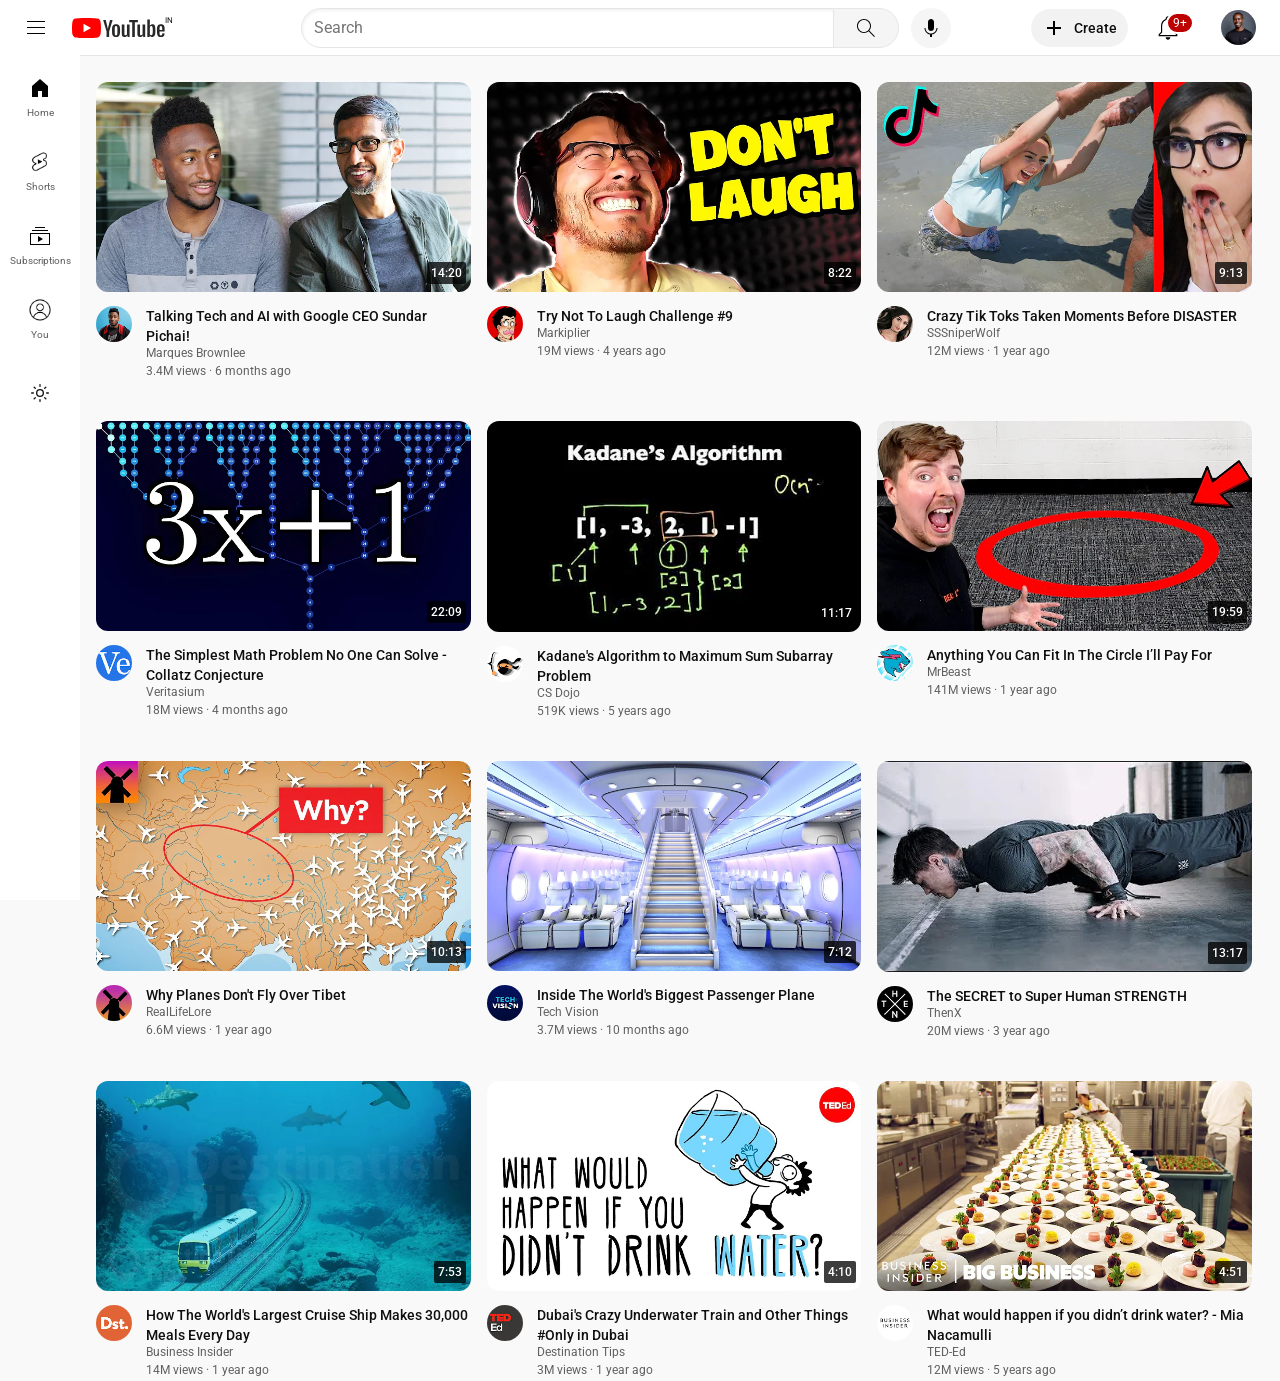
<file: youtube.html>
<!DOCTYPE html>
<html lang="en">

<head>
    <meta charset="UTF-8">
    <meta name="viewport" content="width=device-width, initial-scale=1.0">

    <title>YouTube</title>

    <link rel="preconnect" href="https://fonts.googleapis.com">
    <link rel="preconnect" href="https://fonts.gstatic.com" crossorigin>

    <link rel="icon" href="assets/Icons/youtube-favicon.png" type="image/png">
    <link rel="stylesheet" href="https://fonts.googleapis.com/css2?family=Roboto:wght@400;500;700&display=swap">

    <link rel="stylesheet" href="assets/css/general.css">
    <link rel="stylesheet" href="assets/css/header.css">
    <link rel="stylesheet" href="assets/css/sidebar.css">
    <link rel="stylesheet" href="assets/css/navbar.css">

    <style>
        /* 1. Default color for Light Mode (when data-theme is missing) */
        .yt-text-path {
            fill: #282828;
        }

        /* 2. Dark Mode color: Triggered by your JS adding data-theme="dark" */
        :root[data-theme="dark"] .yt-text-path {
            fill: #ffffff;
        }
    </style>

</head>

<body>

    <div class="header">
        
        <div class="left-section">
            <img class="hamburger-menu" src="assets/Icons/hamburger-menu.svg">
            <svg xmlns="http://www.w3.org/2000/svg" width="93" height="20" viewBox="0 0 93 20">
                <g>
                    <path d="M14.4848 20C14.4848 20 23.5695 20 25.8229 19.4C27.0917 19.06 28.0459 18.08 28.3808 16.87C29 14.65 29 9.98 29 9.98C29 9.98 29 5.34 28.3808 3.14C28.0459 1.9 27.0917 0.94 25.8229 0.61C23.5695 0 14.4848 0 14.4848 0C14.4848 0 5.42037 0 3.17711 0.61C1.9286 0.94 0.954148 1.9 0.59888 3.14C0 5.34 0 9.98 0 9.98C0 9.98 0 14.65 0.59888 16.87C0.954148 18.08 1.9286 19.06 3.17711 19.4C5.42037 20 14.4848 20 14.4848 20Z" fill="#FF0000"></path>
                    <path d="M19 10L11.5 5.75V14.25L19 10Z" fill="white"></path>
                </g>

                <g class="yt-text-path">
                    <path d="M37.1384 18.8999V13.4399L40.6084 2.09994H38.0184L36.6984 7.24994C36.3984 8.42994 36.1284 9.65994 35.9284 10.7999H35.7684C35.6584 9.79994 35.3384 8.48994 35.0184 7.22994L33.7384 2.09994H31.1484L34.5684 13.4399V18.8999H37.1384Z">
                    </path>
                    <path d="M44.1003 6.29994C41.0703 6.29994 40.0303 8.04994 40.0303 11.8199V13.6099C40.0303 16.9899 40.6803 19.1099 44.0403 19.1099C47.3503 19.1099 48.0603 17.0899 48.0603 13.6099V11.8199C48.0603 8.44994 47.3803 6.29994 44.1003 6.29994ZM45.3903 14.7199C45.3903 16.3599 45.1003 17.3899 44.0503 17.3899C43.0203 17.3899 42.7303 16.3499 42.7303 14.7199V10.6799C42.7303 9.27994 42.9303 8.02994 44.0503 8.02994C45.2303 8.02994 45.3903 9.34994 45.3903 10.6799V14.7199Z">
                    </path>
                    <path d="M52.2713 19.0899C53.7313 19.0899 54.6413 18.4799 55.3913 17.3799H55.5013L55.6113 18.8999H57.6012V6.53994H54.9613V16.4699C54.6812 16.9599 54.0312 17.3199 53.4212 17.3199C52.6512 17.3199 52.4113 16.7099 52.4113 15.6899V6.53994H49.7812V15.8099C49.7812 17.8199 50.3613 19.0899 52.2713 19.0899Z">
                    </path>
                    <path d="M62.8261 18.8999V4.14994H65.8661V2.09994H57.1761V4.14994H60.2161V18.8999H62.8261Z"></path>
                    <path d="M67.8728 19.0899C69.3328 19.0899 70.2428 18.4799 70.9928 17.3799H71.1028L71.2128 18.8999H73.2028V6.53994H70.5628V16.4699C70.2828 16.9599 69.6328 17.3199 69.0228 17.3199C68.2528 17.3199 68.0128 16.7099 68.0128 15.6899V6.53994H65.3828V15.8099C65.3828 17.8199 65.9628 19.0899 67.8728 19.0899Z">
                    </path>
                    <path d="M80.6744 6.26994C79.3944 6.26994 78.4744 6.82994 77.8644 7.73994H77.7344C77.8144 6.53994 77.8744 5.51994 77.8744 4.70994V1.43994H75.3244L75.3144 12.1799L75.3244 18.8999H77.5444L77.7344 17.6999H77.8044C78.3944 18.5099 79.3044 19.0199 80.5144 19.0199C82.5244 19.0199 83.3844 17.2899 83.3844 13.6099V11.6999C83.3844 8.25994 82.9944 6.26994 80.6744 6.26994ZM80.7644 13.6099C80.7644 15.9099 80.4244 17.2799 79.3544 17.2799C78.8544 17.2799 78.1644 17.0399 77.8544 16.5899V9.23994C78.1244 8.53994 78.7244 8.02994 79.3944 8.02994C80.4744 8.02994 80.7644 9.33994 80.7644 11.7299V13.6099Z">
                    </path>
                    <path d="M92.6517 11.4999C92.6517 8.51994 92.3517 6.30994 88.9217 6.30994C85.6917 6.30994 84.9717 8.45994 84.9717 11.6199V13.7899C84.9717 16.8699 85.6317 19.1099 88.8417 19.1099C91.3817 19.1099 92.6917 17.8399 92.5417 15.3799L90.2917 15.2599C90.2617 16.7799 89.9117 17.3999 88.9017 17.3999C87.6317 17.3999 87.5717 16.1899 87.5717 14.3899V13.5499H92.6517V11.4999ZM88.8617 7.96994C90.0817 7.96994 90.1717 9.11994 90.1717 11.0699V12.0799H87.5717V11.0699C87.5717 9.13994 87.6517 7.96994 88.8617 7.96994Z">
                    </path>
                </g>
            </svg>
            <sup class="in">IN</sup>
        </div>
        
        <div class="middle-section">
            <input class="search-box" type="text" placeholder="Search">
            <button class="search-button">
                <img class="search-icon" src="assets/Icons/search.svg">
                <div class="tooltip">Search</div>
            </button>
            <button class="voice-search-button">
                <img class="voice-search-icon" src="assets/Icons/voice-search-icon.svg">
                <div class="tooltip">Search with your voice</div>
            </button>
        </div>

        <div class="right-section">
            <div class="create-button-container">
                <div class="create-button" role="button" tabindex="0" aria-haspopup="true" aria-expanded="false">
                    <img class="create-icon" src="assets/Icons/create.svg">
                    <div class="create-txt">Create</div>
                    <div class="create-button-tooltip">
                        <div class="option">
                            <img class="icon" src="assets/Icons/create/uploadvideo-icon.png">
                            <div class="create-menu-opname">Upload video</div>
                        </div>
                        <div class="option">
                            <img class="icon" src="assets/Icons/create/golive-icon.png">
                            <div class="create-menu-opname">Go live</div>
                        </div>
                        <div class="option">
                            <img class="icon" src="assets/Icons/create/createpost-icon.png">
                            <div class="create-menu-opname">Create post</div>
                        </div>
                    </div>
                </div>
            </div>
            <div class="notifications-icon-container" role="button" tabindex="0" aria-haspopup="true" aria-expanded="false">
                <img class="notifications-icon" src="assets/Icons/notifications.svg">
                <div class="notifications-count">9+</div>
                <div class="tooltip">Notifications</div>
                <div class="notifications-dropdown" role="menu" aria-label="Notifications">
                    <div class="notif-item" style="display:flex;align-items:flex-start;gap:8px;padding:16px 6px;border-radius:6px;">
                        <img src="assets/profile pictures/channel-2.jpeg" alt="channel" style="width:40px;height:40px;border-radius:6px;object-fit:cover;">
                        <div style="flex:1;">
                            <div style="font-weight:600;color:var(--text);">Markiplier uploaded a new video</div>
                            <div style="color:var(--muted);font-size:12px;margin-top:4px;">Try Not To Laugh Challenge #9 — 2h ago</div>
                        </div>
                    </div>
                    <div class="notif-item" style="display:flex;align-items:flex-start;gap:8px;padding:16px 6px;border-radius:6px;">
                        <img src="assets/profile pictures/channel-6.jpeg" alt="channel" style="width:40px;height:40px;border-radius:6px;object-fit:cover;">
                        <div style="flex:1;">
                            <div style="font-weight:600;color:var(--text);">MrBeast commented on your post</div>
                            <div style="color:var(--muted);font-size:12px;margin-top:4px;">Nice video! — 6h ago</div>
                        </div>
                    </div>
                    <div class="notif-item" style="display:flex;align-items:flex-start;gap:8px;padding:16px 6px;border-radius:6px;">
                        <img src="assets/profile pictures/channel-3.jpeg" alt="channel" style="width:40px;height:40px;border-radius:6px;object-fit:cover;">
                        <div style="flex:1;">
                            <div style="font-weight:600;color:var(--text);">SSSniperWolf started a live stream</div>
                            <div style="color:var(--muted);font-size:12px;margin-top:4px;">Live now — 1d ago</div>
                        </div>
                    </div>
                    <div style="text-align:center;margin-top:8px;font-size:13px;color:var(--accent);cursor:pointer;">See all notifications</div>
                </div>
            </div>
            <div class="current-user-profile" role="button" tabindex="0" aria-haspopup="true" aria-expanded="false">
                <img class="current-user-picture" src="assets/profile pictures/profile-image.jpg" alt="Profile picture">
                <div class="user-profile" role="menu">
                    <div>
                        <img class="user-mini-profile" src="assets/profile pictures/profile-image.jpg" alt="Mini profile">
                    </div>
                    <div>
                        <div class="p-name">Anton</div>
                        <div class="p-un">@anton.here</div>
                        <div class="p-txt"><u>View Your Channel</u></div>
                    </div>
                </div>
            </div>
        </div>

    </div>

    <nav class="sidebar">
        <div class="sidebar-link">
            <img class="home" src="assets/Icons/home.svg">
            <div>Home</div>
        </div>

        <div class="sidebar-link">
            <img class="shorts" src="assets/Icons/shorts-icon.png">
            <div>Shorts</div>
        </div>

        <div class="sidebar-link">
            <img class="subscriptions" src="assets/Icons/subscriptions.svg">
            <div>Subscriptions</div>
        </div>

        <div class="sidebar-link">
            <img class="You" src="assets/Icons/user-icon.png">
            <div>You</div>
        </div>

        <div class="sidebar-link">
            <button id="theme-toggle" class="theme-toggle" title="Toggle theme" role="switch" aria-checked="false" aria-label="Toggle color theme">
                <!-- Sun icon (light mode) -->
                <svg class="icon-sun" width="20" height="20" viewBox="0 0 24 24" xmlns="http://www.w3.org/2000/svg" aria-hidden="true" role="img">
                    <g stroke="currentColor" stroke-width="1.6" stroke-linecap="round" stroke-linejoin="round" fill="none">
                        <circle cx="12" cy="12" r="4" />
                        <path d="M12 2v2M12 20v2M4.93 4.93l1.41 1.41M17.66 17.66l1.41 1.41M2 12h2M20 12h2M4.93 19.07l1.41-1.41M17.66 6.34l1.41-1.41" />
                    </g>
                </svg>
                <!-- Moon icon (dark mode) -->
                <svg class="icon-moon" width="20" height="20" viewBox="0 0 24 24" fill="none" xmlns="http://www.w3.org/2000/svg" aria-hidden="true">
                    <path d="M21 12.79A9 9 0 1111.21 3 7 7 0 0021 12.79z" fill="currentColor"/>
                </svg>
            </button>
        </div>
    </nav>

    <div class="video-grid">

        <div class="video-preview">
            <div class="thumbnail-row">
                <img class="thumbnail" src="assets/thumbnails/thumbnail-1.webp">
                <div class="video-time">14:20</div>
            </div>
            <div class="video-info-grid">
                <div class="channel-picture">
                    <img class="profile-picture" src="assets/profile pictures/channel-1.jpeg">
                </div>
                <div class="video-info">
                    <p class="video-title">
                        Talking Tech and AI with Google CEO Sundar Pichai!
                    </p>
                    <p class="video-author">
                        Marques Brownlee
                    </p>
                    <p class="video-stats">
                        3.4M views &#183; 6 months ago
                    </p>
                </div>
            </div>
        </div>

        <div class="video-preview">
            <div class="thumbnail-row">
                <img class="thumbnail" src="assets/thumbnails/thumbnail-2.webp">
                <div class="video-time">8:22</div>
            </div>
            <div class="video-info-grid">
                <div class="channel-picture">
                    <img class="profile-picture" src="assets/profile pictures/channel-2.jpeg">
                </div>
                <div class="video-info">
                    <p class="video-title">
                        Try Not To Laugh Challenge #9
                    <p class="video-author">
                        Markiplier
                    </p>
                    <p class="video-stats">
                        19M views &#183; 4 years ago
                    </p>
                </div>
            </div>
        </div>

        <div class="video-preview">
            <div class="thumbnail-row">
                <img class="thumbnail" src="assets/thumbnails/thumbnail-3.webp">
                <div class="video-time">9:13</div>
            </div>
            <div class="video-info-grid">
                <div class="channel-picture">
                    <img class="profile-picture" src="assets/profile pictures/channel-3.jpeg">
                </div>
                <div class="video-info">
                    <p class="video-title">
                        Crazy Tik Toks Taken Moments Before DISASTER
                    </p>
                    <p class="video-author">
                        SSSniperWolf
                    </p>
                    <p class="video-stats">
                        12M views &#183; 1 year ago
                    </p>
                </div>
            </div>
        </div>

        <div class="video-preview">
            <div class="thumbnail-row">
                <img class="thumbnail" src="assets/thumbnails/thumbnail-4.webp">
                <div class="video-time">22:09</div>
            </div>
            <div class="video-info-grid">
                <div class="channel-picture">
                    <img class="profile-picture" src="assets/profile pictures/channel-4.jpeg">
                </div>
                <div class="video-info">
                    <p class="video-title">
                        The Simplest Math Problem No One Can Solve - Collatz Conjecture
                    <p class="video-author">
                        Veritasium
                    </p>
                    <p class="video-stats">
                        18M views &#183; 4 months ago
                    </p>
                </div>
            </div>
        </div>

        <div class="video-preview">
            <div class="thumbnail-row">
                <img class="thumbnail" src="assets/thumbnails/thumbnail-5.webp">
                <div class="video-time">11:17</div>
            </div>
            <div class="video-info-grid">
                <div class="channel-picture">
                    <img class="profile-picture" src="assets/profile pictures/channel-5.jpeg">
                </div>
                <div class="video-info">
                    <p class="video-title">
                        Kadane's Algorithm to Maximum Sum Subarray Problem
                    <p class="video-author">
                        CS Dojo
                    </p>
                    <p class="video-stats">
                        519K views &#183; 5 years ago </p>
                    </p>
                </div>
            </div>
        </div>

        <div class="video-preview">
            <div class="thumbnail-row">
                <img class="thumbnail" src="assets/thumbnails/thumbnail-6.webp">
                <div class="video-time">19:59</div>
            </div>
            <div class="video-info-grid">
                <div class="channel-picture">
                    <img class="profile-picture" src="assets/profile pictures/channel-6.jpeg">
                </div>
                <div class="video-info">
                    <p class="video-title">
                        Anything You Can Fit In The Circle I’ll Pay For
                    <p class="video-author">
                        MrBeast
                    </p>
                    <p class="video-stats">
                        141M views &#183; 1 year ago
                    </p>
                </div>
            </div>
        </div>

        <div class="video-preview">
            <div class="thumbnail-row">
                <img class="thumbnail" src="assets/thumbnails/thumbnail-7.webp">
                <div class="video-time">10:13</div>
            </div>
            <div class="video-info-grid">
                <div class="channel-picture">
                    <img class="profile-picture" src="assets/profile pictures/channel-7.jpeg">
                </div>
                <div class="video-info">
                    <p class="video-title">
                        Why Planes Don't Fly Over Tibet
                    <p class="video-author">
                        RealLifeLore
                    </p>
                    <p class="video-stats">
                        6.6M views &#183; 1 year ago
                    </p>
                </div>
            </div>
        </div>

        <div class="video-preview">
            <div class="thumbnail-row">
                <img class="thumbnail" src="assets/thumbnails/thumbnail-8.webp">
                <div class="video-time">7:12</div>
            </div>
            <div class="video-info-grid">
                <div class="channel-picture">
                    <img class="profile-picture" src="assets/profile pictures/channel-8.jpeg">
                </div>
                <div class="video-info">
                    <p class="video-title">
                        Inside The World's Biggest Passenger Plane
                    </p>
                    <p class="video-author">
                        Tech Vision
                    </p>
                    <p class="video-stats">
                        3.7M views &#183; 10 months ago
                    </p>
                </div>
            </div>
        </div>

        <div class="video-preview">
            <div class="thumbnail-row">
                <img class="thumbnail" src="assets/thumbnails/thumbnail-9.webp">
                <div class="video-time">13:17</div>
            </div>
            <div class="video-info-grid">
                <div class="channel-picture">
                    <img class="profile-picture" src="assets/profile pictures/channel-9.jpeg">
                </div>
                <div class="video-info">
                    <p class="video-title">
                        The SECRET to Super Human STRENGTH
                    <p class="video-author">
                        ThenX
                    </p>
                    <p class="video-stats">
                        20M views &#183; 3 year ago
                    </p>
                </div>
            </div>
        </div>

        <div class="video-preview">
            <div class="thumbnail-row">
                <img class="thumbnail" src="assets/thumbnails/thumbnail-11.webp">
                <div class="video-time">7:53</div>
            </div>
            <div class="video-info-grid">
                <div class="channel-picture">
                    <img class="profile-picture" src="assets/profile pictures/channel-11.jpeg">
                </div>
                <div class="video-info">
                    <p class="video-title">
                        How The World's Largest Cruise Ship Makes 30,000 Meals Every Day
                    </p>
                    <p class="video-author">
                        Business Insider
                    </p>
                    <p class="video-stats">
                        14M views &#183; 1 year ago
                    </p>
                </div>
            </div>
        </div>

        <div class="video-preview">
            <div class="thumbnail-row">
                <img class="thumbnail" src="assets/thumbnails/thumbnail-12.webp">
                <div class="video-time">4:10</div>
            </div>
            <div class="video-info-grid">
                <div class="channel-picture">
                    <img class="profile-picture" src="assets/profile pictures/channel-12.jpeg">
                </div>
                <div class="video-info">
                    <p class="video-title">
                        Dubai's Crazy Underwater Train and Other Things #Only in Dubai
                    <p class="video-author">
                        Destination Tips
                    </p>
                    <p class="video-stats">
                        3M views &#183; 1 year ago
                    </p>
                </div>
            </div>
        </div>

        <div class="video-preview">
            <div class="thumbnail-row">
                <img class="thumbnail" src="assets/thumbnails/thumbnail-10.webp">
                <div class="video-time">4:51</div>
            </div>
            <div class="video-info-grid">
                <div class="channel-picture">
                    <img class="profile-picture" src="assets/profile pictures/channel-10.jpeg">
                </div>
                <div class="video-info">
                    <p class="video-title">
                        What would happen if you didn’t drink water? - Mia Nacamulli
                    <p class="video-author">
                        TED-Ed
                    </p>
                    <p class="video-stats">
                        12M views &#183; 5 years ago
                    </p>
                </div>
            </div>
        </div>

    </div>
    <script>
        (function () {
            const toggle = document.getElementById('theme-toggle');
            const root = document.documentElement;
            const stored = localStorage.getItem('site-theme');
            const prefersDark = window.matchMedia && window.matchMedia('(prefers-color-scheme: dark)').matches;
            function applyTheme(theme) {
                if (theme === 'dark') {
                    root.setAttribute('data-theme', 'dark');
                } else {
                    root.removeAttribute('data-theme');
                }
                // update toggle ARIA state and title if toggle exists
                if (toggle) {
                    toggle.setAttribute('aria-checked', theme === 'dark' ? 'true' : 'false');
                    toggle.setAttribute('title', theme === 'dark' ? 'Switch to light theme' : 'Switch to dark theme');
                }
                try { localStorage.setItem('site-theme', theme); } catch (e) { }
            }
            const initial = stored || (prefersDark ? 'dark' : 'light');
            applyTheme(initial);
            if (toggle) {
                toggle.addEventListener('click', function () {
                    const current = root.getAttribute('data-theme') === 'dark' ? 'dark' : 'light';
                    applyTheme(current === 'dark' ? 'light' : 'dark');
                });
            }

            // Create button: click to open/close the create menu. Close on outside click or Escape.
            (function(){
                const createBtn = document.querySelector('.create-button');
                if(!createBtn) return;
                // ensure accessibility attributes
                createBtn.setAttribute('aria-haspopup','true');
                createBtn.setAttribute('aria-expanded', createBtn.classList.contains('open') ? 'true' : 'false');

                // toggle on click
                createBtn.addEventListener('click', function(ev){
                    ev.stopPropagation();
                    const isOpen = createBtn.classList.toggle('open');
                    createBtn.setAttribute('aria-expanded', isOpen ? 'true' : 'false');
                    // close other open menus when create opens
                    if(isOpen){
                        const notif = document.querySelector('.notifications-icon-container.open');
                        if(notif){ notif.classList.remove('open'); notif.setAttribute('aria-expanded','false'); }
                        const user = document.querySelector('.current-user-profile.open');
                        if(user){ user.classList.remove('open'); user.setAttribute('aria-expanded','false'); }
                    }
                });

                // allow keyboard toggle (Enter / Space)
                createBtn.addEventListener('keydown', function(ev){
                    if(ev.key === 'Enter' || ev.key === ' '){
                        ev.preventDefault();
                        createBtn.click();
                    }
                });

                // click outside closes
                document.addEventListener('click', function(e){
                    if(!createBtn.contains(e.target) && createBtn.classList.contains('open')){
                        createBtn.classList.remove('open');
                        createBtn.setAttribute('aria-expanded','false');
                    }
                });

                // close with Escape
                document.addEventListener('keydown', function(e){
                    if(e.key === 'Escape' && createBtn.classList.contains('open')){
                        createBtn.classList.remove('open');
                        createBtn.setAttribute('aria-expanded','false');
                        createBtn.focus();
                    }
                });
            })();
            // Notifications and User profile toggles
            (function(){
                function closeAllExcept(el){
                    document.querySelectorAll('.create-button.open, .notifications-icon-container.open, .current-user-profile.open').forEach(function(node){
                        if(node !== el){
                            node.classList.remove('open');
                            if(node.matches('.create-button') || node.matches('.current-user-profile') || node.matches('.notifications-icon-container')){
                                node.setAttribute('aria-expanded','false');
                            }
                        }
                    });
                }

                // Notifications
                const notif = document.querySelector('.notifications-icon-container');
                if(notif){
                    notif.addEventListener('click', function(ev){
                        ev.stopPropagation();
                        const isOpen = notif.classList.toggle('open');
                        notif.setAttribute('aria-expanded', isOpen ? 'true' : 'false');
                        if(isOpen) closeAllExcept(notif);
                    });
                    notif.addEventListener('keydown', function(ev){
                        if(ev.key === 'Enter' || ev.key === ' '){ ev.preventDefault(); notif.click(); }
                    });
                }

                // User profile
                const user = document.querySelector('.current-user-profile');
                if(user){
                    user.addEventListener('click', function(ev){
                        ev.stopPropagation();
                        const isOpen = user.classList.toggle('open');
                        user.setAttribute('aria-expanded', isOpen ? 'true' : 'false');
                        if(isOpen) closeAllExcept(user);
                    });
                    user.addEventListener('keydown', function(ev){
                        if(ev.key === 'Enter' || ev.key === ' '){ ev.preventDefault(); user.click(); }
                    });
                }

                // global close on outside click
                document.addEventListener('click', function(e){
                    document.querySelectorAll('.create-button.open, .notifications-icon-container.open, .current-user-profile.open').forEach(function(node){
                        if(!node.contains(e.target)){
                            node.classList.remove('open');
                            node.setAttribute('aria-expanded','false');
                        }
                    });
                });

                // close with escape
                document.addEventListener('keydown', function(e){
                    if(e.key === 'Escape'){
                        document.querySelectorAll('.create-button.open, .notifications-icon-container.open, .current-user-profile.open').forEach(function(node){
                            node.classList.remove('open');
                            node.setAttribute('aria-expanded','false');
                        });
                    }
                });
            })();
        })();
    </script>
</body>

</html>
</file>
<file: assets/css/general.css>
/* =========================================
   1. Theme Variables
========================================= */

:root {
  /* Light Theme (Default) */
  --bg: #f9f9f9;
  --text: #0f0f0f;
  --muted: #606060;

  --header-bg: #ffffff;
  --surface: #ffffff;
  --border: #e6e6e6;
  --hover: #f2f2f2;

  --search-bg: #f5f5f5;
  --search-hover: #ececec;

  --chip-bg: #000000;
  --chip-text: #ffffff;

  --menu-bg: #f2f2f2;
  --accent: #ff0000;
  --nav-bg: #0f1016;

  /* Additional variables */
  --text-muted: var(--muted);
  --text-active: var(--accent);
  --red: var(--accent);
}

[data-theme="dark"] {
  /* Dark Theme */
  --bg: #0f0f10;
  --text: #e6e6e6;
  --muted: #b6b6b6;

  --header-bg: #0f0f10;
  --surface: #141414;
  --border: rgba(255, 255, 255, 0.06);
  --hover: rgba(255, 255, 255, 0.04);

  --search-bg: rgba(255, 255, 255, 0.03);
  --search-hover: rgba(255, 255, 255, 0.06);

  --chip-bg: rgba(255, 255, 255, 0.08);
  --chip-text: #ffffff;

  --menu-bg: #202124;
  --accent: #ff0000;
  --nav-bg: #0f0f10;

  /* Additional variables */
  --text-muted: var(--muted);
  --text-active: var(--accent);
  --red: var(--accent);
}

/* =========================================
   2. Base / Reset
========================================= */

body {
  margin: 0;
  padding-top: 78px;
  padding-left: 92px;
  padding-right: 24px;

  background-color: var(--bg);
  color: var(--text);

  font-family: roboto, arial;
}

p {
  margin: 0;
  font-family: roboto, arial;
}

/* =========================================
   3. Layout (Page Structure)
========================================= */

.video-grid {
  display: grid;
  grid-template-columns: repeat(3, 1fr);
  column-gap: 8px;
  row-gap: 35px;
}

/* =========================================
   4. Video Card Component
========================================= */

.video-preview {
  padding: 4px;
  cursor: pointer;
}

.thumbnail-row {
  position: relative;
  margin-bottom: 10px;
}

.thumbnail {
  width: 100%;
  border-radius: 12px;
}

.video-time {
  position: absolute;
  bottom: 12px;
  right: 5px;

  padding: 4px;
  font-size: 12px;
  font-weight: 500;

  background-color: #000000c2;
  color: var(--chip-text);
  border-radius: 2px;
}

/* --- Video Info Section --- */

.video-info-grid {
  display: grid;
  grid-template-columns: 50px 1fr;
  column-gap: 0;
}

.profile-picture {
  width: 36px;
  border-radius: 50px;
}

.video-title {
  font-size: 14px;
  font-weight: 500;
  line-height: 20px;
}

.video-author,
.video-stats {
  font-size: 12px;
  color: var(--muted);
}

.video-stats {
  margin-top: 4px;
}

/* =========================================
   5. Responsive Grid
========================================= */

@media (max-width: 1200px) {
  .video-grid {
    grid-template-columns: repeat(3, 1fr);
  }
}

@media (max-width: 950px) {
  .video-grid {
    grid-template-columns: repeat(2, 1fr);
  }
}

@media (max-width: 600px) {
  .video-grid {
    grid-template-columns: repeat(1, 1fr);
  }
}

/* Mobile navigation height */
:root {
  --nav-h: 60px;
}

/* Logo text color for light mode */
.yt-text-path {
  fill: #282828;
}

/* Logo text color for dark mode */
:root[data-theme="dark"] .yt-text-path {
  fill: #ffffff;
}



/* content style */
#video-container {
  display: grid;
  grid-template-columns: repeat(auto-fill, minmax(280px, 1fr));
  gap: 16px;
  padding: 20px;
}

.video-card {
  background: var(--card-bg);
  border-radius: 8px;
  padding: 12px;
  overflow: hidden;
  box-shadow: 0 2px 6px rgba(0,0,0,0.1);
  transition: transform 0.2s ease;
}

.video-card:hover {
  
}

.video-card img {
  width: 100%;
  height: auto;
  display: block;
}

.video-card h3 {
  font-size: 16px;
  margin: 8px;
  color: var(--text-color);
}

.video-card p {
  font-size: 12px;
  margin: 0 8px 8px;
  color: var(--secondary-text);
  line-height: 1.4;
}
</file>
<file: assets/css/header.css>
/* =====================================================
   1. HEADER LAYOUT
===================================================== */

.header {
  position: fixed;
  top: 0;
  left: 0;
  right: 0;
  height: 55px;

  display: flex;
  justify-content: space-between;
  align-items: center;

  background-color: var(--header-bg);
  border-bottom: 1px solid var(--border);
  margin-bottom: 20px;
  z-index: 100;
}

/* Sections */
.left-section,
.middle-section,
.right-section {
  display: flex;
  align-items: center;
}

.middle-section {
  flex: 1;
  margin: 0 12px 0 60px;
  max-width: 650px;
}

.right-section {
  min-width: 225px;
  justify-content: space-between;
  margin-right: 24px;
  flex-shrink: 0;
}

/* =====================================================
   2. BASE ICONS & SMALL HELPERS
===================================================== */

.hamburger-menu,
.search-icon,
.voice-search-icon,
.create-icon,
.notifications-icon,
.youtube-apps-icon,
.upload-icon,
.home,
.subscriptions,
.library,
.explore,
.originals,
.youtube-music,
.shorts,
.You {
  transition:
    filter 0.12s ease,
    opacity 0.12s ease;
  filter: none;
  cursor: pointer;
}

.hamburger-menu {
  height: 24px;
  margin: 0 24px;
}
.youtube-logo {
  height: 20px;
  cursor: pointer;
}
.search-icon,
.voice-search-icon {
  height: 24px;
}
.create-icon {
  height: 24px;
}
.notifications-icon {
  height: 28px;
}

.in {
  font-size: 8px;
  margin-top: -15px;
}

/* =====================================================
   3. SEARCH COMPONENT
===================================================== */

.search-box {
  flex: 1;
  height: 36px;
  width: 0;
  padding: 1px 2px 1px 12px;

  font-size: 16px;
  color: var(--text);
  background-color: transparent;

  border: 1px solid var(--border);
  border-radius: 20px 0 0 20px;
  box-shadow: inset 1px 2px 3px rgba(0, 0, 0, 0.05);
  margin-right: -1px;

  outline: none;
}

.search-box::placeholder {
  font-family: roboto, arial;
  font-size: 16px;
}

.search-button,
.voice-search-button {
  height: 40px;
  display: flex;
  align-items: center;
  justify-content: center;
  position: relative;
}

.search-button {
  width: 66px;
  background-color: var(--search-bg);
  border: 1px solid var(--border);
  border-radius: 0 20px 20px 0;
  margin-right: 12px;
}

.voice-search-button {
  width: 40px;
  border-radius: 50%;
  border: none;
  background-color: var(--search-bg);
}

.search-button:hover,
.voice-search-button:hover {
  background-color: var(--search-hover);
}

/* =====================================================
   4. CREATE COMPONENT
===================================================== */

.create-button-container {
  position: relative;
  display: flex;
  align-items: center;
}

.create-button {
  display: flex;
  align-items: center;
  gap: 8px;
  padding: 6px 10px;

  border-radius: 20px;
  background: #0000000d;
  border: 1px solid transparent;
  cursor: pointer;
}

.create-button:hover {
  background-color: var(--search-hover);
  border-color: var(--border);
}

.create-txt {
  font-size: 14px;
  font-weight: 500;
  color: var(--text);
}

/* Create Dropdown */
.create-button-tooltip {
  position: absolute;
  top: 48px;
  left: 50%;
  transform: translateX(-50%) translateY(6px);

  min-width: 160px;
  padding: 10px;
  border-radius: 10px;

  display: flex;
  flex-direction: column;
  gap: 8px;

  background-color: var(--surface);
  border: 1px solid var(--border);
  box-shadow: 0 6px 18px rgba(0, 0, 0, 0.08);

  opacity: 0;
  pointer-events: none;
  transition:
    opacity 0.15s,
    transform 0.12s;
}

.create-button.open .create-button-tooltip {
  opacity: 1;
  pointer-events: auto;
  transform: translateX(-50%) translateY(0);
}

.option {
  display: flex;
  align-items: center;
  padding: 6px 4px;
}

.create-menu-opname {
  margin-left: 8px;
  font-size: 15px;
  color: var(--text);
}

.create-button-tooltip .icon {
  width: 24px;
  height: 24px;
  display: block;
  object-fit: cover;
  border-radius: 4px;
}

/* =====================================================
   5. NOTIFICATIONS
===================================================== */

.notifications-icon-container {
  position: relative;
  display: flex;
  align-items: center;
  justify-content: center;
}

.notifications-count {
  position: absolute;
  top: -2px;
  right: -12px;

  background-color: rgb(189, 0, 0);
  color: white;
  border: 2px solid var(--header-bg);
  border-radius: 20px;

  font-size: 12px;
  padding: 2px 5px;
}

.notifications-dropdown {
  position: absolute;
  top: calc(100% + 8px);
  right: 0;

  min-width: 280px;
  padding: 10px;
  border-radius: 10px;

  background-color: var(--surface);
  border: 1px solid var(--border);
  box-shadow: 0 6px 18px rgba(0, 0, 0, 0.08);

  opacity: 0;
  pointer-events: none;
  transform: translateY(6px);
  transition:
    opacity 0.15s,
    transform 0.12s;
  z-index: 300;
}

.notifications-icon-container.open .notifications-dropdown {
  opacity: 1;
  pointer-events: auto;
  transform: translateY(0);
}

/* =====================================================
   6. USER PROFILE
===================================================== */

.current-user-picture {
  height: 35px;
  border-radius: 50%;
  margin-left: 14px;
  cursor: pointer;
  display: block;
  object-fit: cover;
}

.user-mini-profile {
  height: 50px;
  border-radius: 50%;
  display: block;
  object-fit: cover;
}

.current-user-profile {
  position: relative;
  display: flex;
}

.current-user-profile .user-profile {
  position: absolute;
  right: 0;
  top: 60px;

  min-width: 250px;
  min-height: 500px;

  display: flex;
  flex-direction: column;
  align-items: flex-start;
  gap: 8px;

  padding: 10px;
  border-radius: 10px;

  background-color: var(--menu-bg);
  border: 1px solid var(--border);
  box-shadow: 0 6px 18px rgba(0, 0, 0, 0.08);

  opacity: 0;
  pointer-events: none;
  transform: translateY(6px);
  transition:
    opacity 0.12s,
    transform 0.12s;
}

.current-user-profile.open .user-profile {
  opacity: 1;
  transform: translateY(0);
  pointer-events: auto;
}

/* Profile Text */
.p-name {
  font-size: 12px;
  font-weight: 700;
  color: var(--text);
}
.p-un {
  font-size: 10px;
  color: var(--muted);
}
.p-txt {
  font-size: 11px;
  color: var(--accent);
}

/* =====================================================
   7. SHARED TOOLTIP
===================================================== */

.tooltip {
  position: absolute;
  bottom: -40px;

  padding: 6px 10px;
  font-size: 12px;
  white-space: nowrap;

  background-color: var(--menu-bg);
  color: var(--text);
  border: 1px solid var(--border);
  border-radius: 4px;
  box-shadow: 0 6px 18px rgba(0, 0, 0, 0.08);

  opacity: 0;
  transform: translateY(6px);
  pointer-events: none;
  transition:
    opacity 0.15s,
    transform 0.12s;
}

.search-button:hover .tooltip,
.voice-search-button:hover .tooltip,
.upload-button:hover .tooltip,
.youtube-apps-button:hover .tooltip,
.notifications-icon-container:hover .tooltip {
  opacity: 1;
  transform: translateY(0);
}

/* =====================================================
   8. DARK THEME (ONLY ONCE — ALWAYS LAST)
===================================================== */

[data-theme="dark"] .hamburger-menu,
[data-theme="dark"] .search-icon,
[data-theme="dark"] .voice-search-icon,
[data-theme="dark"] .create-icon,
[data-theme="dark"] .notifications-icon,
[data-theme="dark"] .youtube-apps-icon,
[data-theme="dark"] .upload-icon,
[data-theme="dark"] .home,
[data-theme="dark"] .shorts,
[data-theme="dark"] .You,
[data-theme="dark"] .subscriptions,
[data-theme="dark"] .library,
[data-theme="dark"] .explore,
[data-theme="dark"] .originals,
[data-theme="dark"] .youtube-music,
[data-theme="dark"] .create-button-tooltip .icon {
  filter: invert(100%) brightness(140%) contrast(95%);
}

/* Prevent inversion on profile images */
[data-theme="dark"] .current-user-picture,
[data-theme="dark"] .user-mini-profile {
  filter: none;
}

/* Menu button */
.menu-btn {
  font-size: 1.6rem;
  background: none;
  border: none;
  color: #fff;
  cursor: pointer;
}

/* Mobile header */
.header-mobile {
  padding: 12px 24px;
} 

.header-mobile-right {
  display: flex;
  justify-self: end;
  align-items: center;
  gap: 25px;
}
</file>
<file: assets/css/sidebar.css>
/* =========================================
   1. Sidebar Layout
========================================= */

.sidebar {
  position: fixed;
  top: 55px;
  bottom: 0;
  left: 0;

  width: 80px;
  padding-top: 5px;

  display: flex;
  flex-direction: column;
  align-items: center;

  background-color: var(--surface);
  border-color: var(--border);

  z-index: 200;
  flex-shrink: 0;
  max-height: none;
}

/* =========================================
   2. Sidebar Link Item
========================================= */

.sidebar-link {
  height: 74px;
  width: 100%;

  display: flex;
  flex-direction: column;
  justify-content: center;
  align-items: center;

  cursor: pointer;
}

.sidebar-link:hover {
  background-color: var(--hover);
}

/* =========================================
   3. Sidebar Link Content
========================================= */

.sidebar-link img {
  height: 24px;
  margin-bottom: 7px;
  filter: none; /* Keep original icon colors */
}

.sidebar-link div {
  font-family: roboto, arial;
  font-size: 10px;
  color: var(--muted);
}

/* =========================================
   4. Theme Toggle Button
========================================= */

.theme-toggle {
  height: 36px;
  width: 36px;

  display: flex;
  align-items: center;
  justify-content: center;

  border-radius: 18px;
  border: 1px solid transparent;

  background-color: transparent;
  color: var(--text);
  font-size: 16px;

  cursor: pointer;
}

.theme-toggle:hover {
  background-color: var(--search-hover);
  border-color: var(--border);
}

.theme-toggle svg {
  display: block;
}

/* =========================================
   5. Theme Toggle State (Dark Mode)
========================================= */

/* Default: Sun visible, Moon hidden */
.theme-toggle .icon-moon {
  display: none;
}

/* Dark theme: swap icons */
[data-theme="dark"] .theme-toggle .icon-sun {
  display: none;
}

[data-theme="dark"] .theme-toggle .icon-moon {
  display: block;
}

/* Fullscreen sidebar popover */
nav[popover] {
  position: fixed;
  left: 0;
  inset: 0;
  margin-top: 55px;
  width: 15vw;
  height: 100vh;
  background: var(--surface);
  border-color: var(--border);
  color: white;
  border: none;
  padding: 2rem;
  z-index: 9999;
  display: flex;
  flex-direction: column;
  /* Start off-screen to the left */
  transform: translateX(-60vw);
  transition: transform 0.3s ease;
}

/* When popover is open */
nav:popover-open {
  left: 0;
  transform: translateX(-40vw);
  /* width: 30vw; */
}

/* Close button */
.close-btn {
  align-self: flex-end;
  font-size: 2rem;
  background: none;
  border: none;
  color: white;
  cursor: pointer;
}

nav ul {
  list-style: none;
  display: flex;
  flex-direction: column;
  gap: 1.25rem;
  padding: 0;
}

nav a {
  color: white;
  text-decoration: none;
  font-size: 1.4rem;
}

nav a:hover {
  text-decoration: underline;
}
</file>
<file: assets/css/navbar.css>
/* ================================
   1. Base Layout
================================ */

.navigation-bar {
  height: 68px;
  background-color: var(--nav-bg);
  display: flex;
  justify-content: flex-start;
  align-items: center;
}

.links-container {
  height: 100%;
  width: 100%;
  display: flex;
  flex-direction: row;
  align-items: center;
}

/* ================================
   2. Navigation Links
================================ */

.navigation-bar a {
  height: 100%;
  padding: 0 20px;
  display: flex;
  align-items: center;
  text-decoration: none;
  color: var(--text);
}

.navigation-bar a:hover {
  background-color: var(--accent);
}

/* ================================
   3. Icons
================================ */

.navigation-bar svg {
  fill: var(--text);
}

/* ================================
   4. Sidebar Controls
================================ */

#sidebar-active {
  display: none;
}

.open-sidebar-button,
.close-sidebar-button {
  display: none;
}

/* ================================
   5. Responsive Styles
================================ */

@media (max-width: 580px) {
  /* Sidebar Layout */
  .links-container {
    flex-direction: column;
    align-items: flex-start;
    position: fixed;
    top: 0;
    left: -100%;
    z-index: 10;
    width: 200px;
    background-color: #0f1016;
    box-shadow: -5px 0 5px rgba(0, 0, 0, 0.25);
    transition: left 0.75s ease-out;
  }

  /* Sidebar Links */
  .navigation-bar a {
    box-sizing: border-box;
    height: auto;
    width: 100%;
    padding: 20px 30px;
    justify-content: flex-start;
  }

  /* Toggle Buttons */
  .open-sidebar-button,
  .close-sidebar-button {
    display: block;
    padding: 20px;
  }

  /* Sidebar Active State */
  #sidebar-active:checked ~ .links-container {
    left: 0;
  }

  /* Overlay */
  #overlay {
    transition: background-color 0.75s ease;
  }

  #sidebar-active:checked ~ #overlay {
    background-color: rgba(0, 0, 0, 0.15);
    height: 100%;
    width: 100%;
    position: fixed;
    top: 0;
    right: 0;
    z-index: 9;
  }
}

/* Mobile bottom navigation */
.bottom-nav {
  position: fixed;
  bottom: 0;
  left: 0;
  right: 0;
  height: var(--nav-h);
  background: var(--bg);
  border-top: 1px solid var(--border);
  display: flex;
  z-index: 100;
}

.nav-btn {
  flex: 1;
  background: none;
  border: none;
  cursor: pointer;
  display: flex;
  flex-direction: column;
  align-items: center;
  justify-content: center;
  gap: 4px;
  color: var(--text-muted);
  position: relative;
  padding: 6px 0 4px;
  outline: none;
  transition: color 0.15s ease;
  -webkit-tap-highlight-color: transparent;
}

.nav-btn:hover {
  color: #aaa;
}

.nav-btn.active {
  color: var(--text-active);
}

.nav-btn::before {
  content: "";
  position: absolute;
  top: 0;
  left: 50%;
  transform: translateX(-50%);
  height: 2px;
  width: 0;
  background: var(--red);
  border-radius: 0 0 2px 2px;
  transition: width 0.22s cubic-bezier(0.4, 0, 0.2, 1);
}

.nav-btn.active::before {
  width: 40px;
}

.nav-icon {
  width: 24px;
  height: 24px;
  transition: transform 0.15s ease;
  display: flex;
  align-items: center;
  justify-content: center;
}

.nav-btn.active .nav-icon {
  transform: scale(1.08);
}

.nav-label {
  font-size: 10px;
  font-weight: 400;
  letter-spacing: 0.01em;
  line-height: 1;
  transition: font-weight 0.1s;
}

.nav-btn.active .nav-label {
  font-weight: 600;
}

.avatar {
  width: 26px;
  height: 26px;
  border-radius: 50%;
  background: linear-gradient(135deg, #6441a5, #e91e8c);
  display: flex;
  align-items: center;
  justify-content: center;
  font-size: 10px;
  font-weight: 700;
  color: #fff;
  letter-spacing: -0.3px;
  transition: transform 0.15s ease;
}

.nav-btn.active .avatar {
  transform: scale(1.08);
  box-shadow: 0 0 0 2px var(--red);
}
</file>
